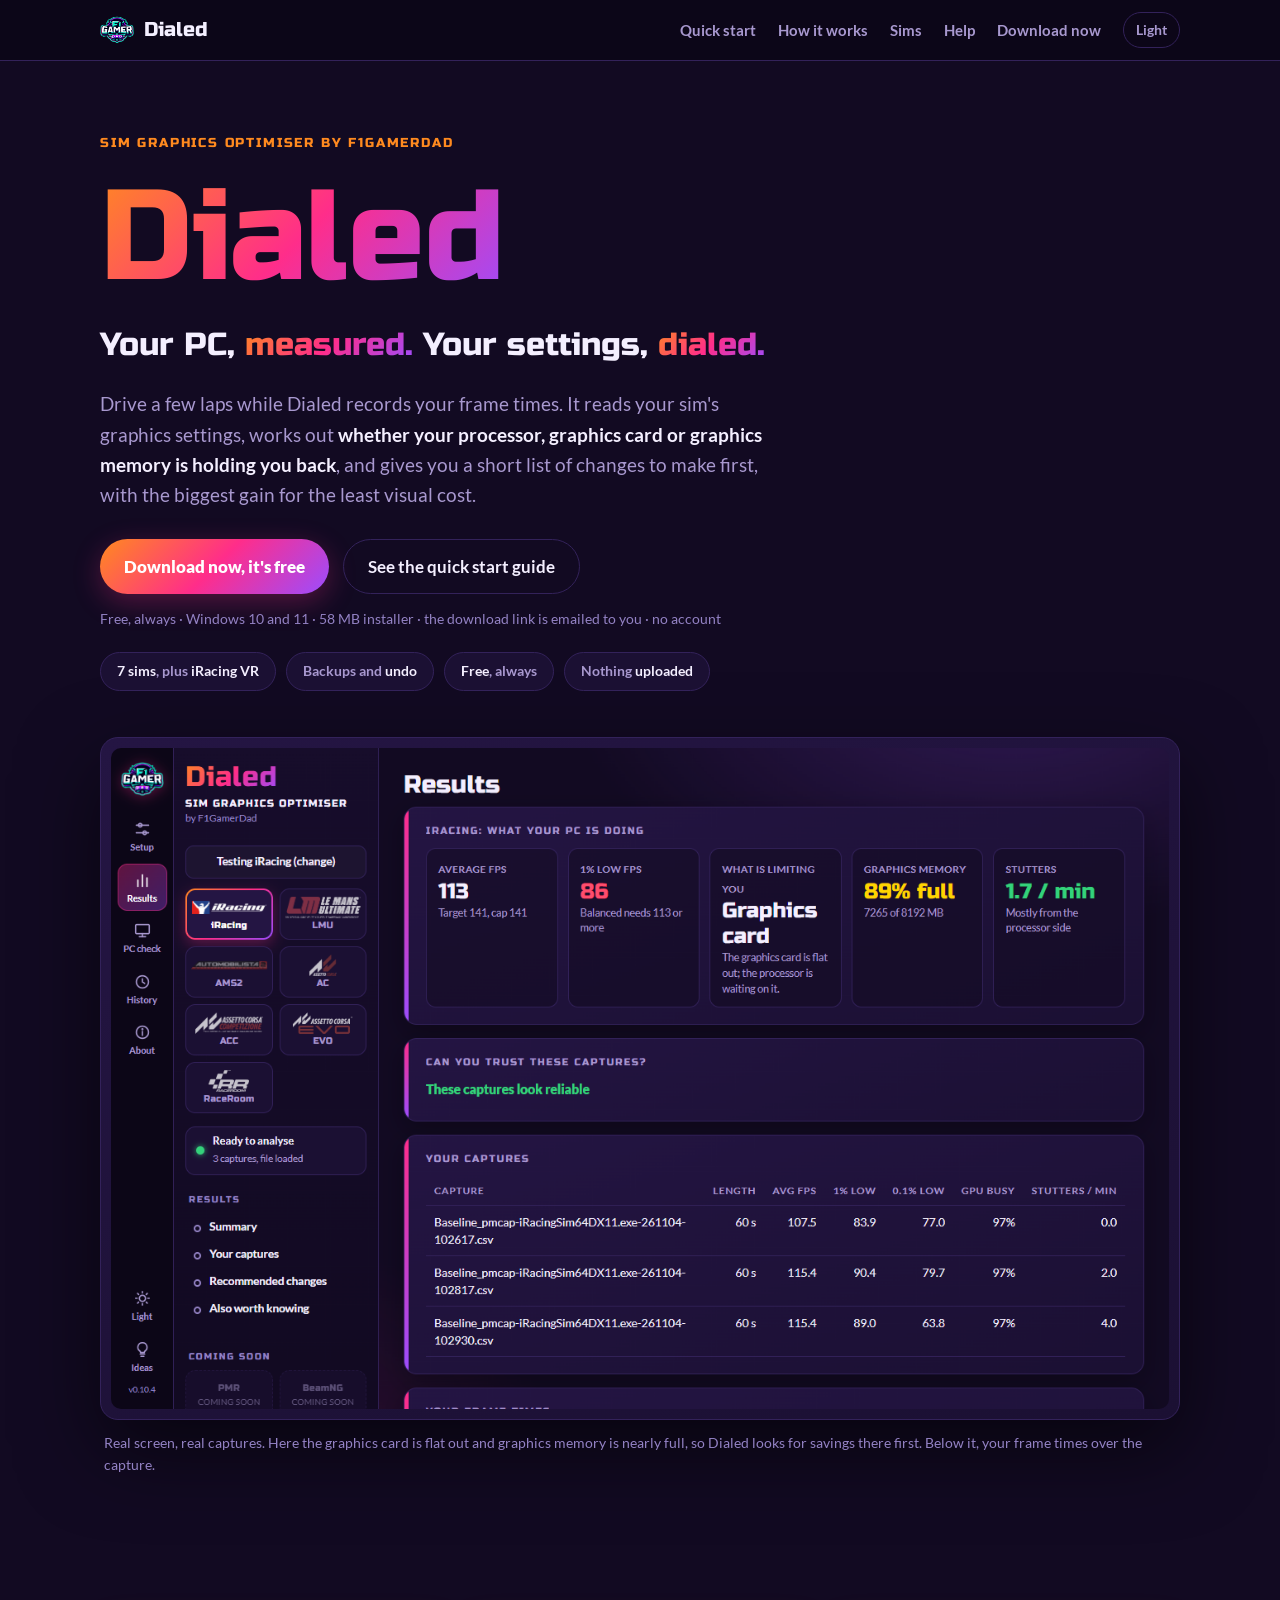
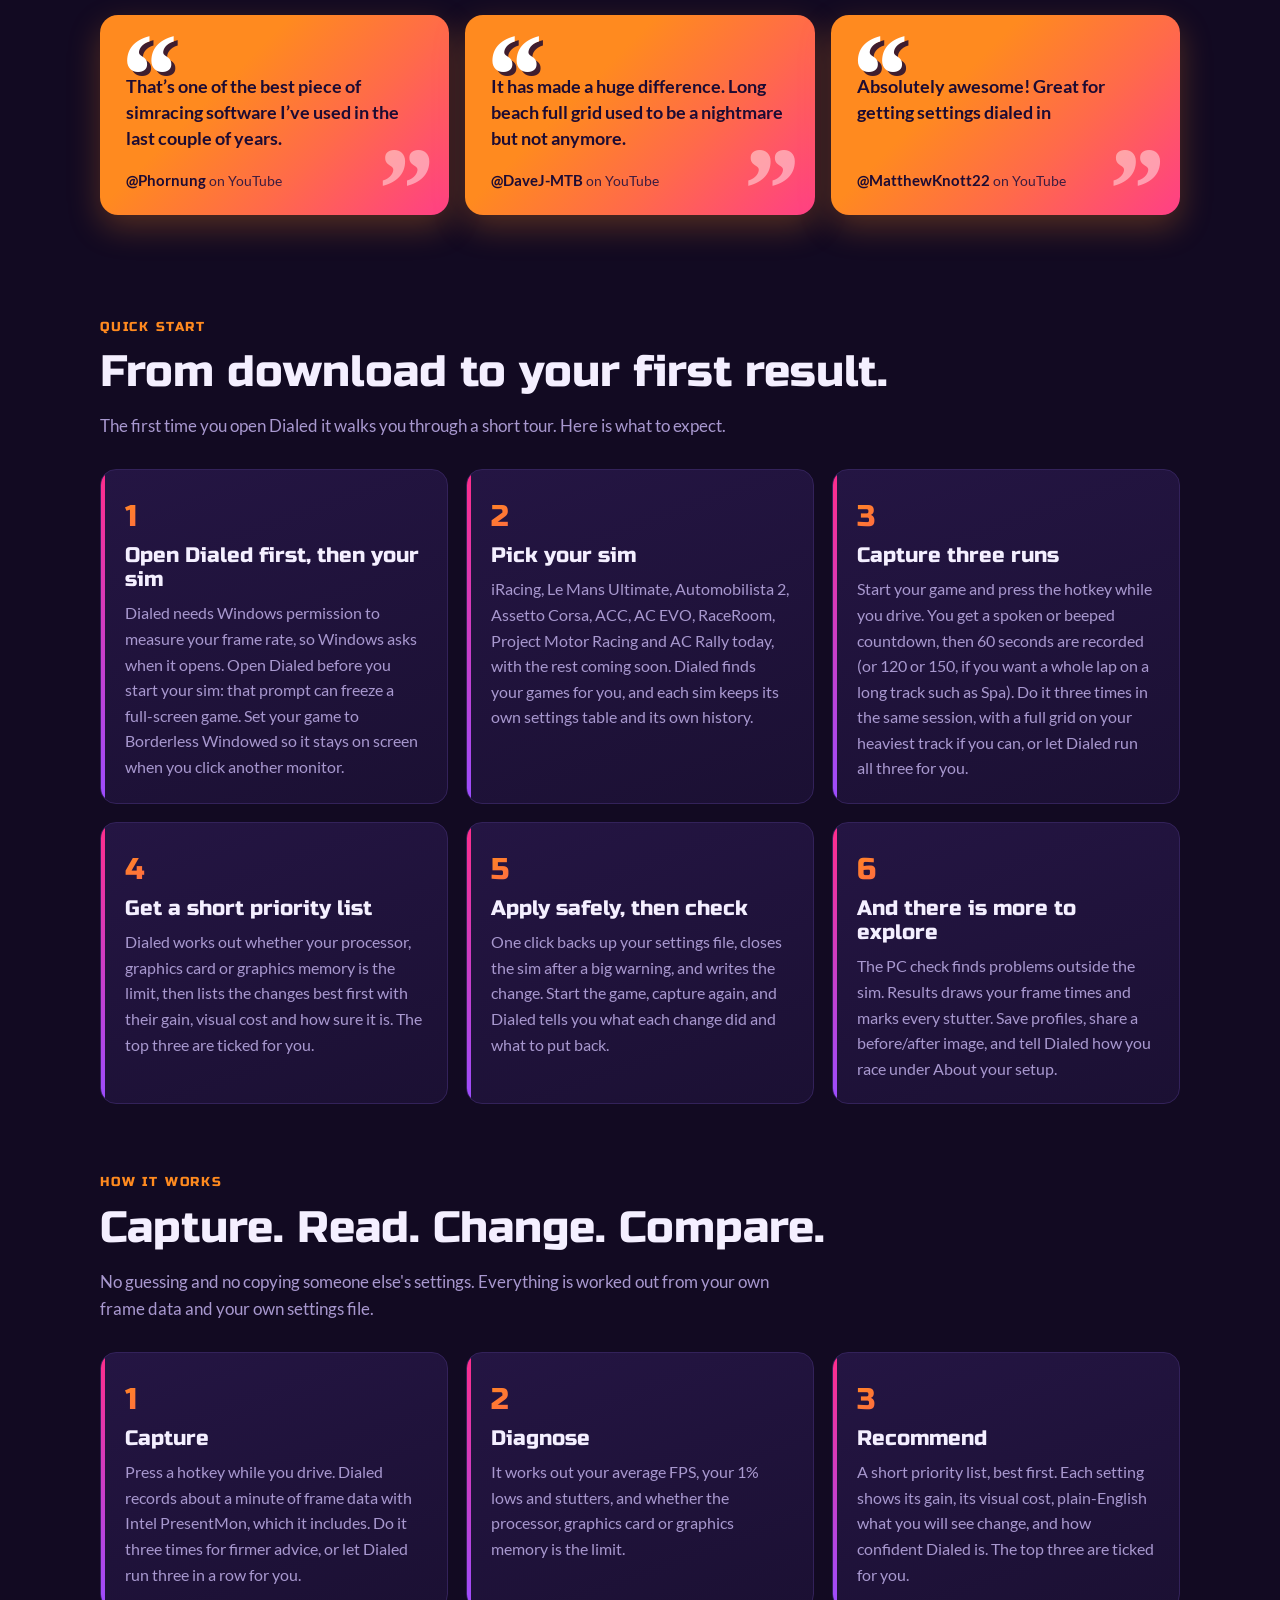
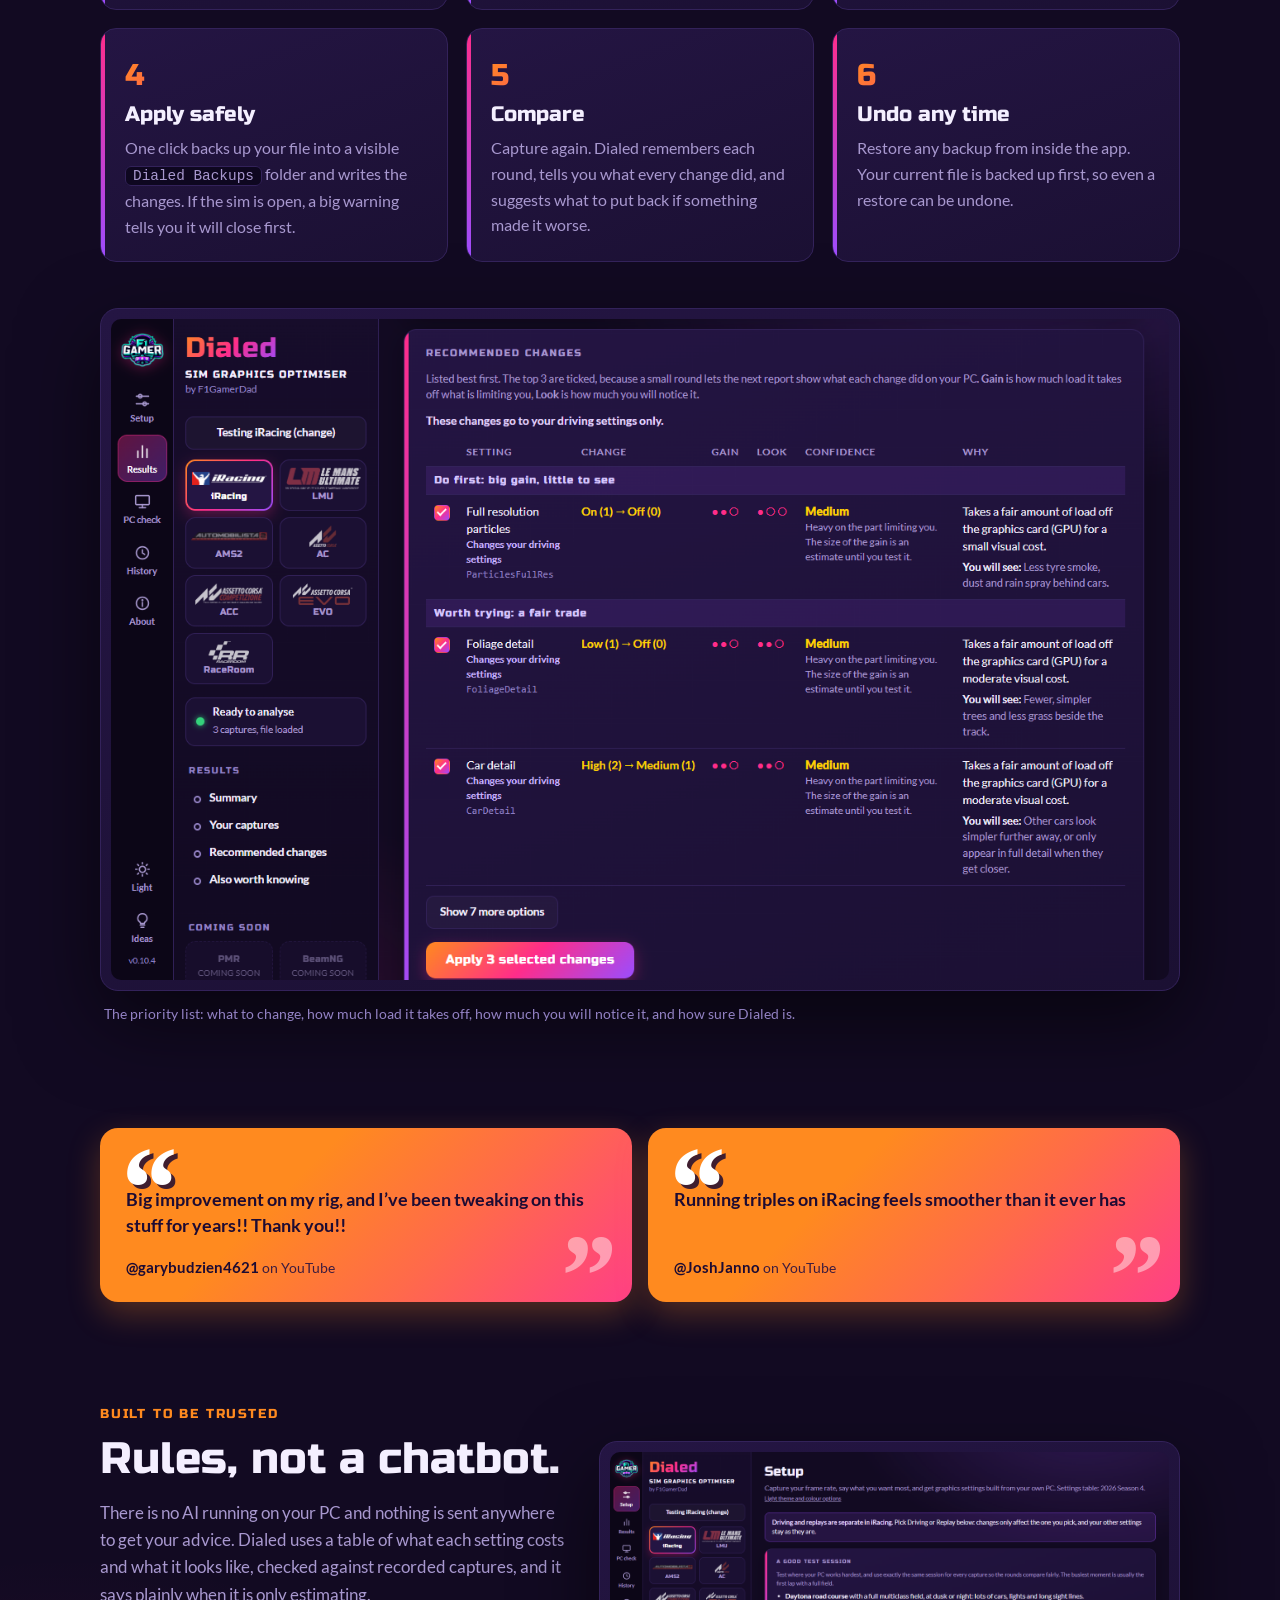
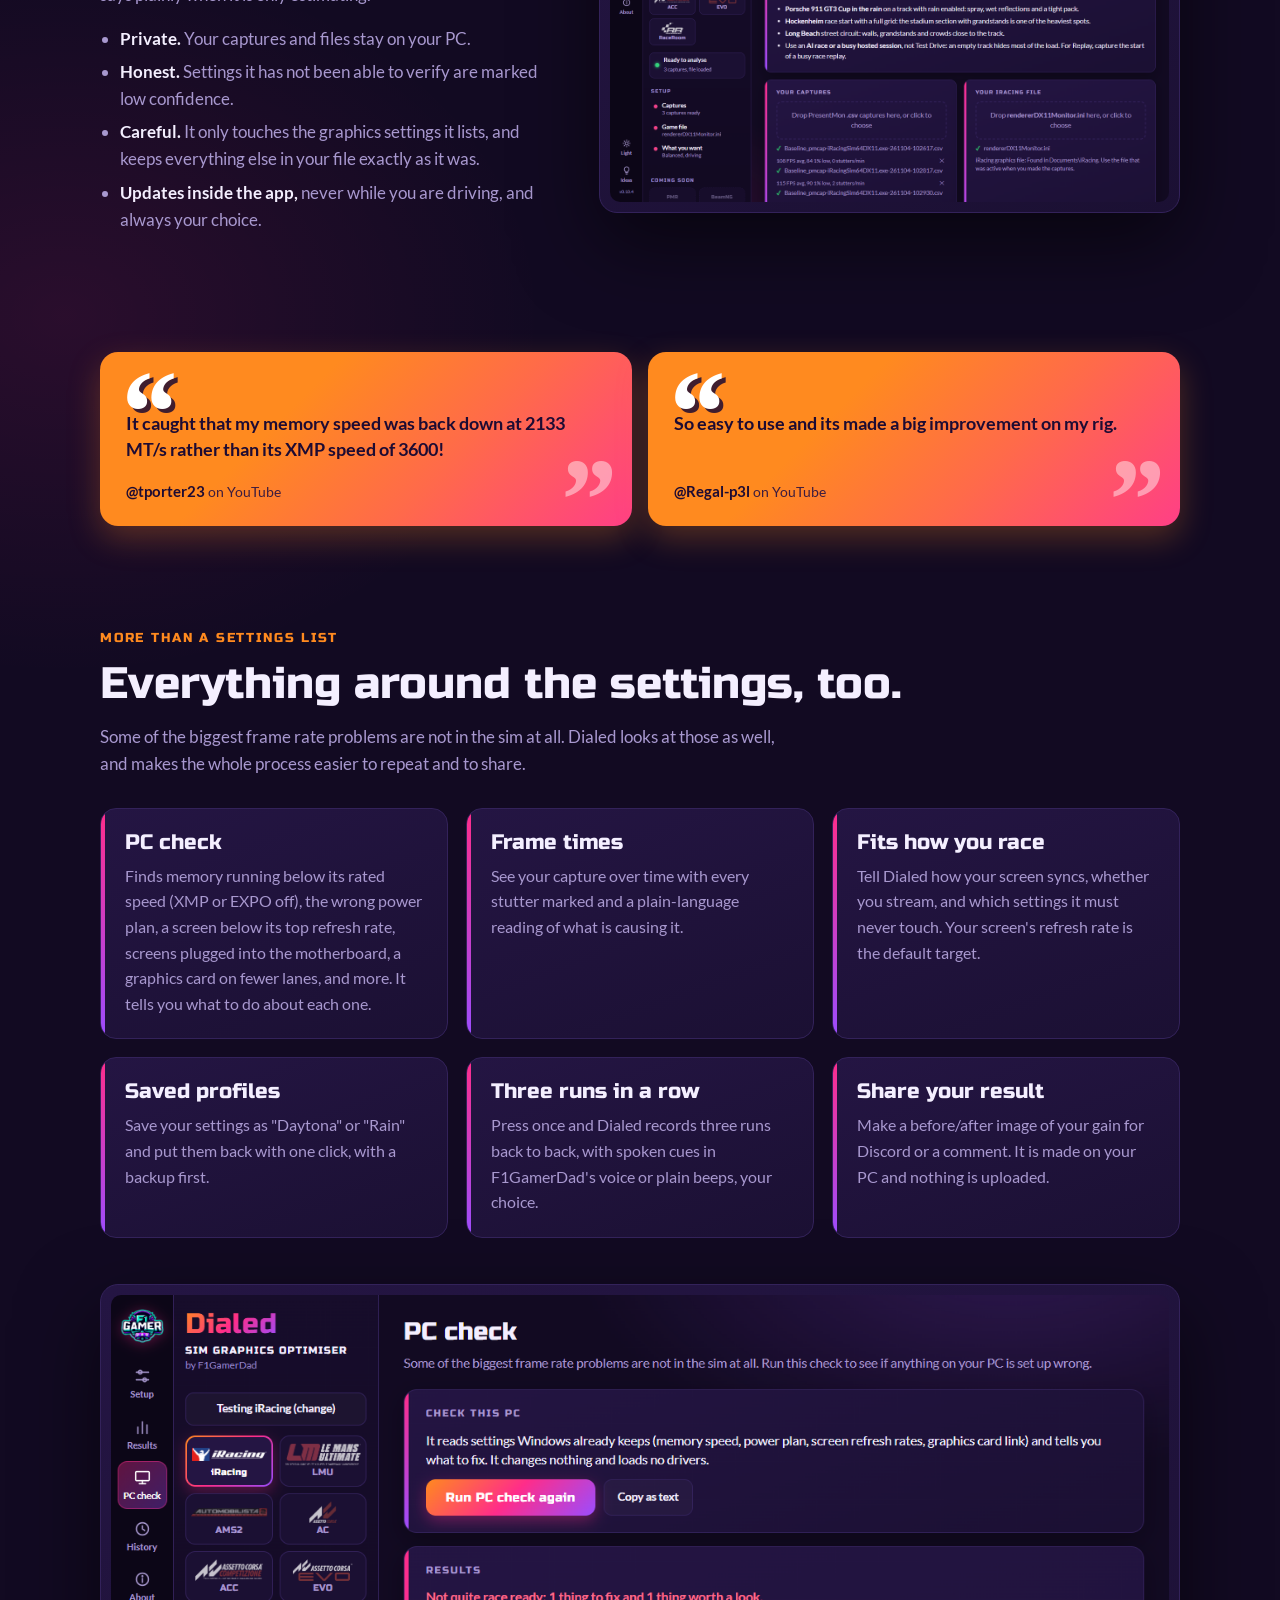
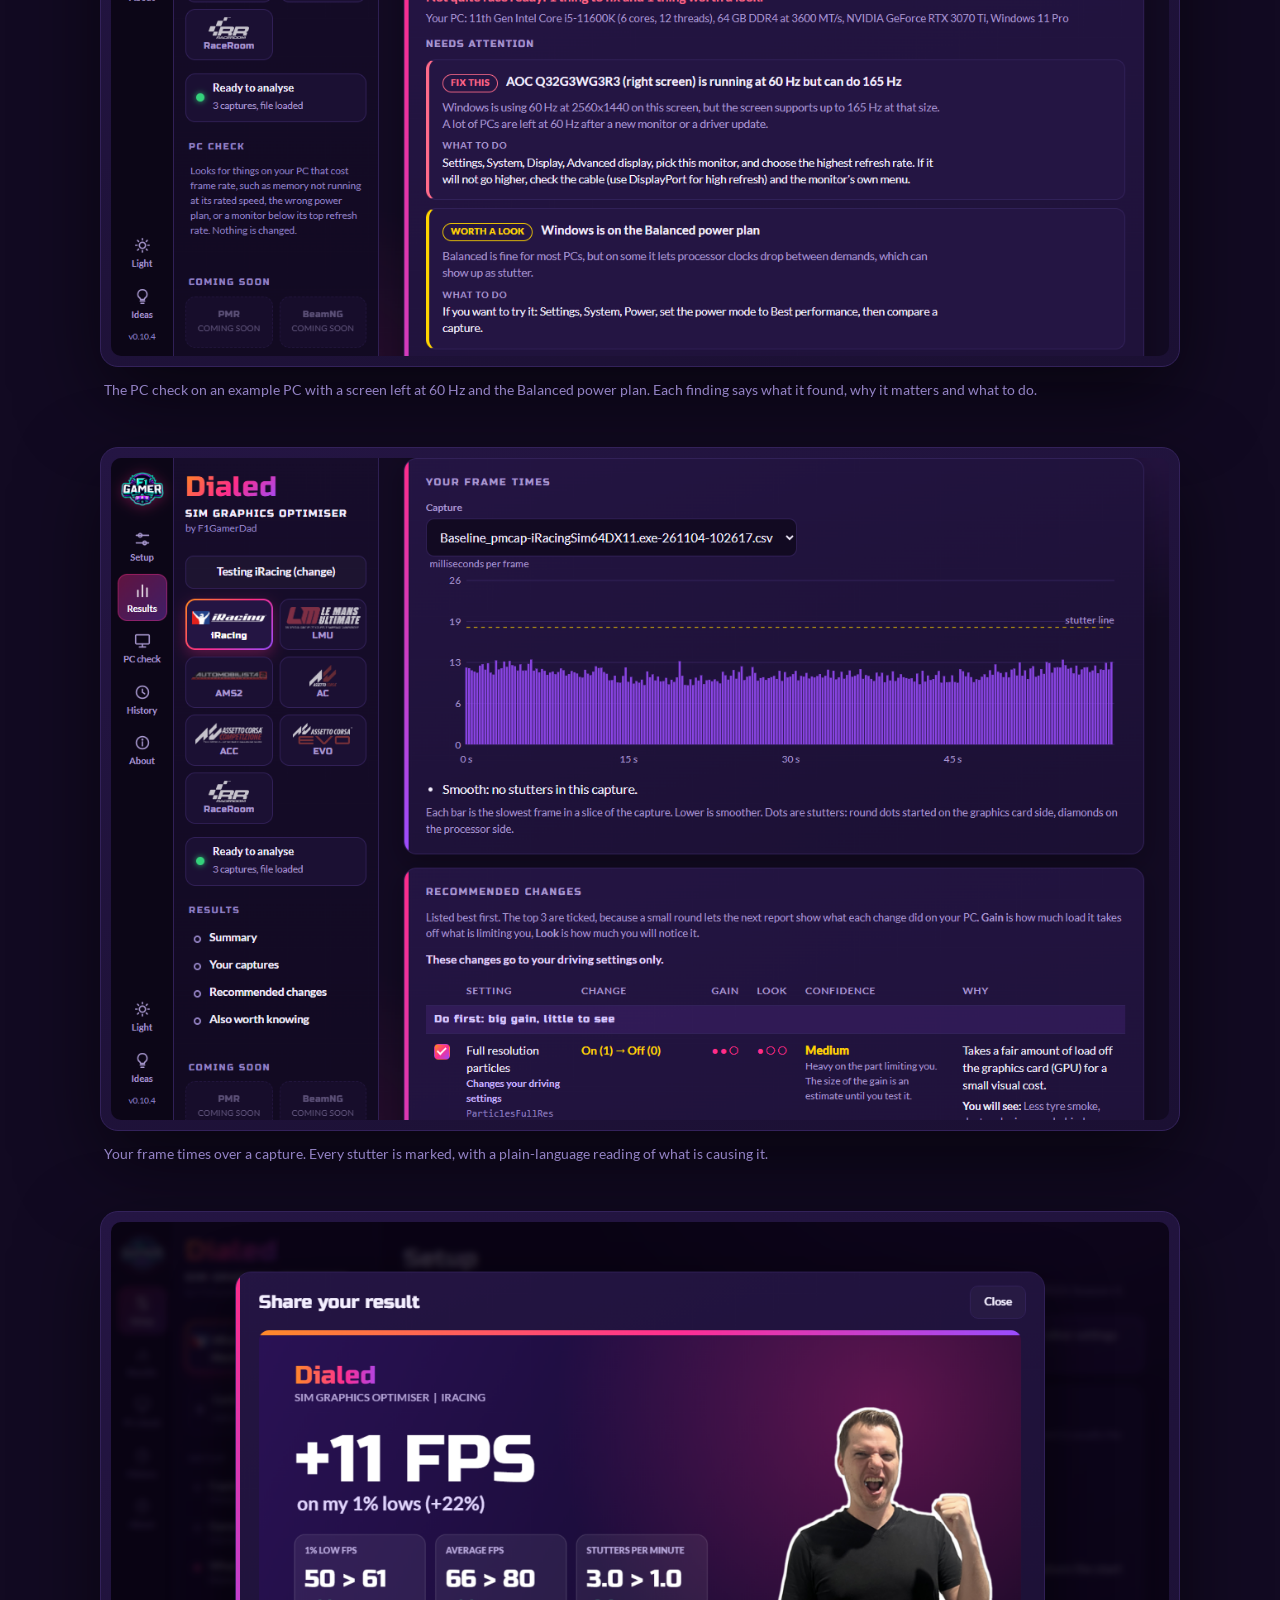
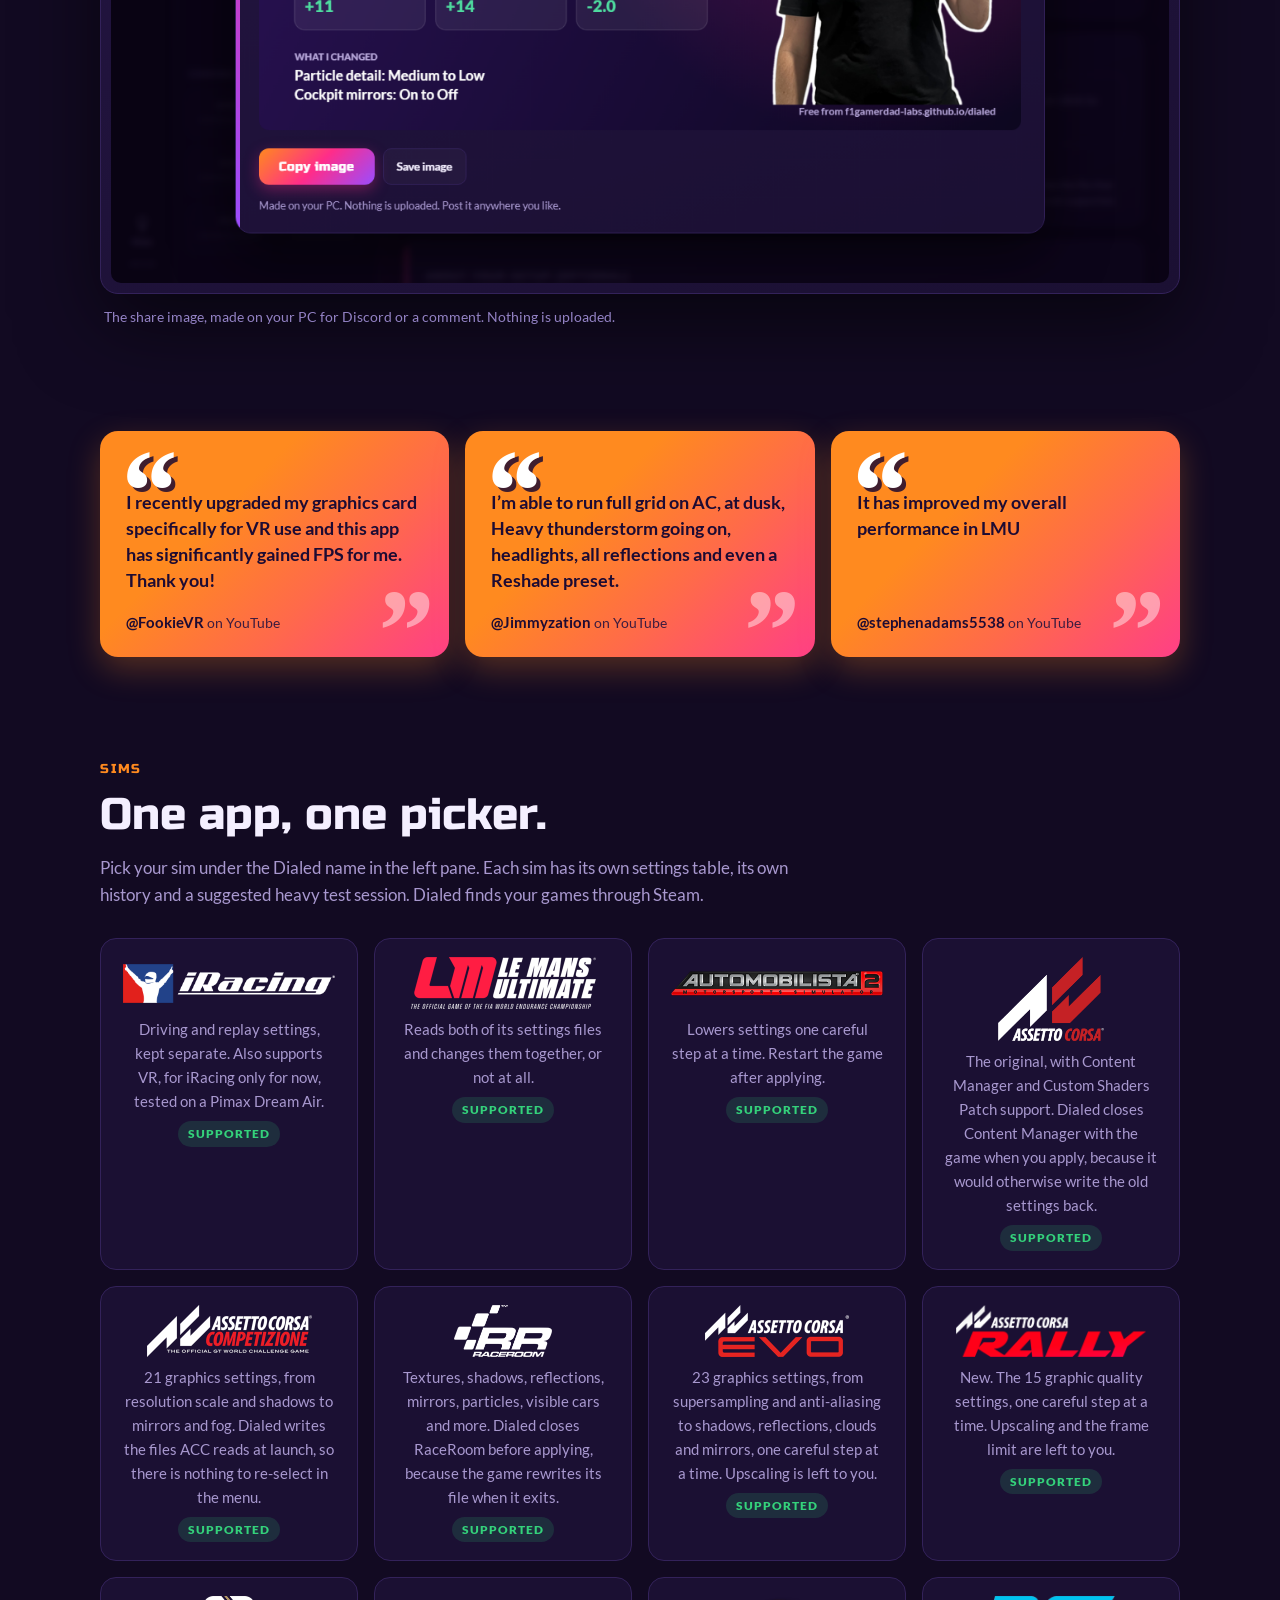
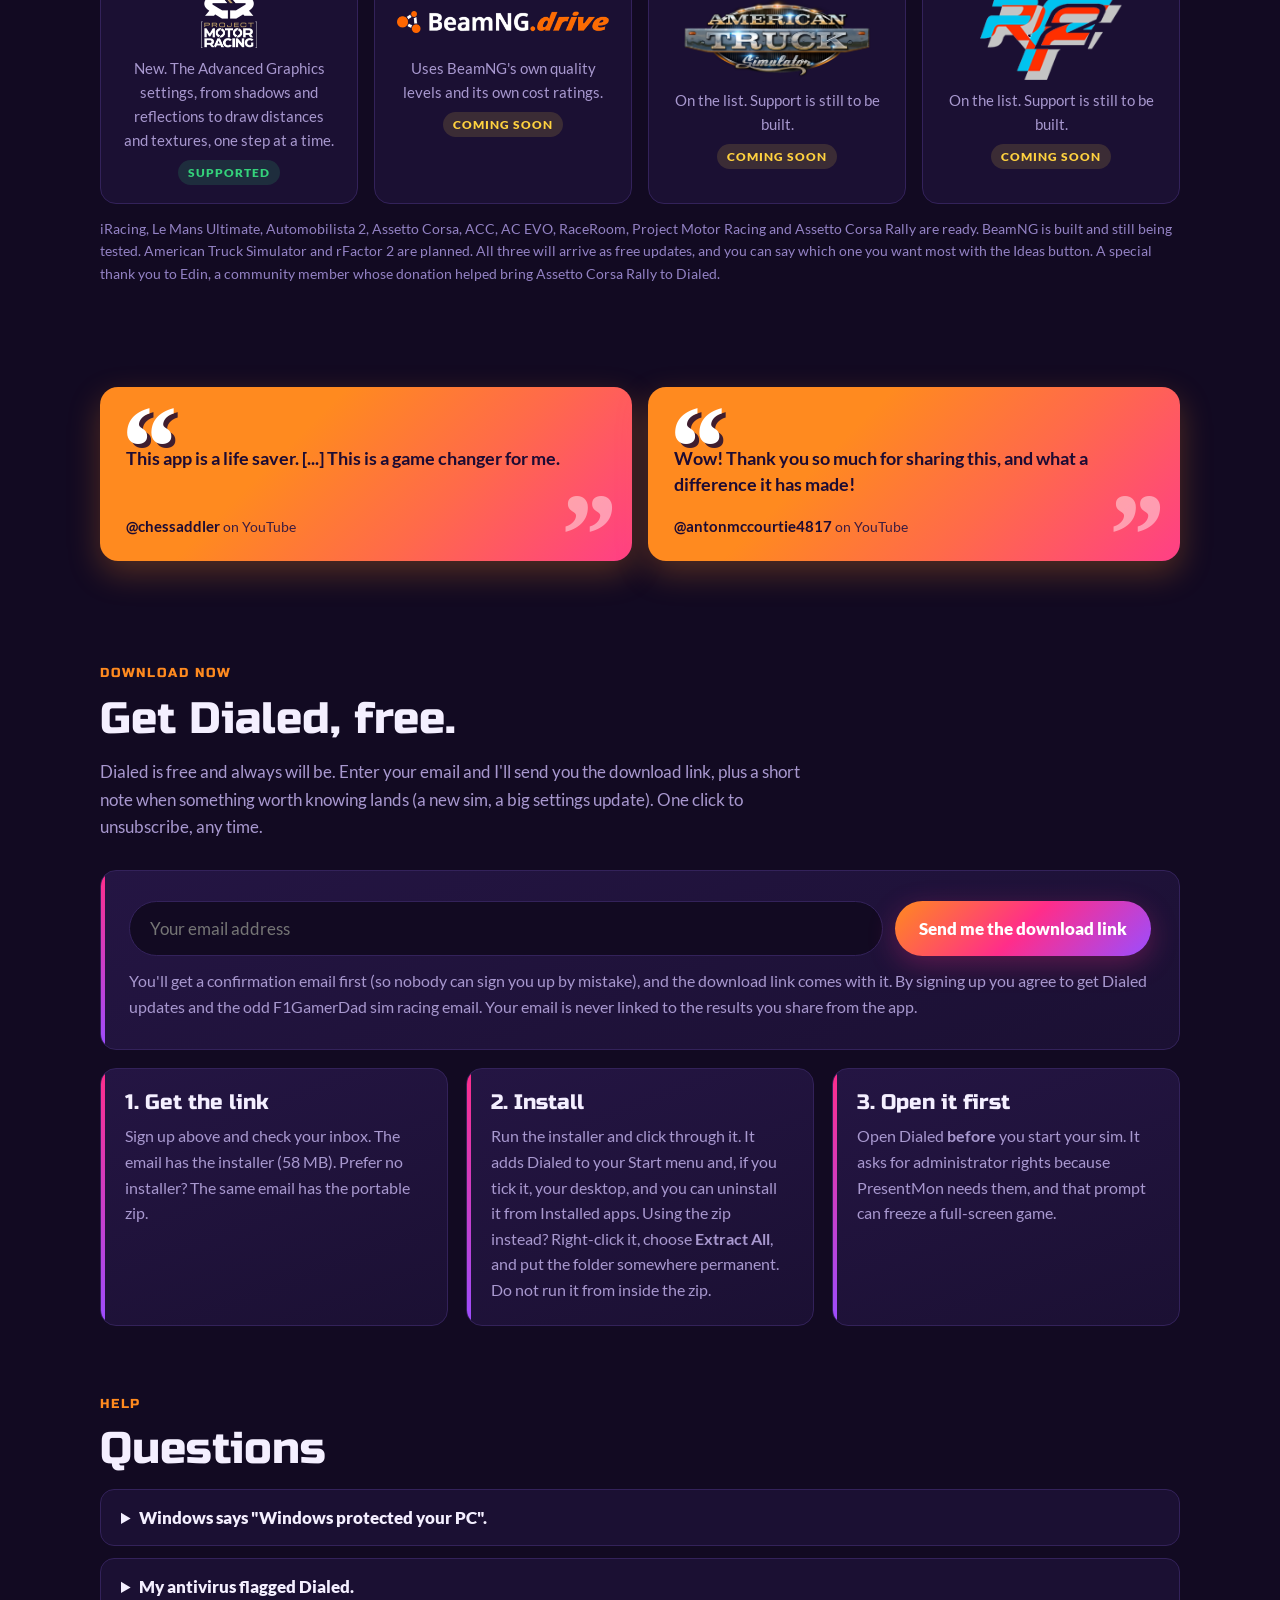
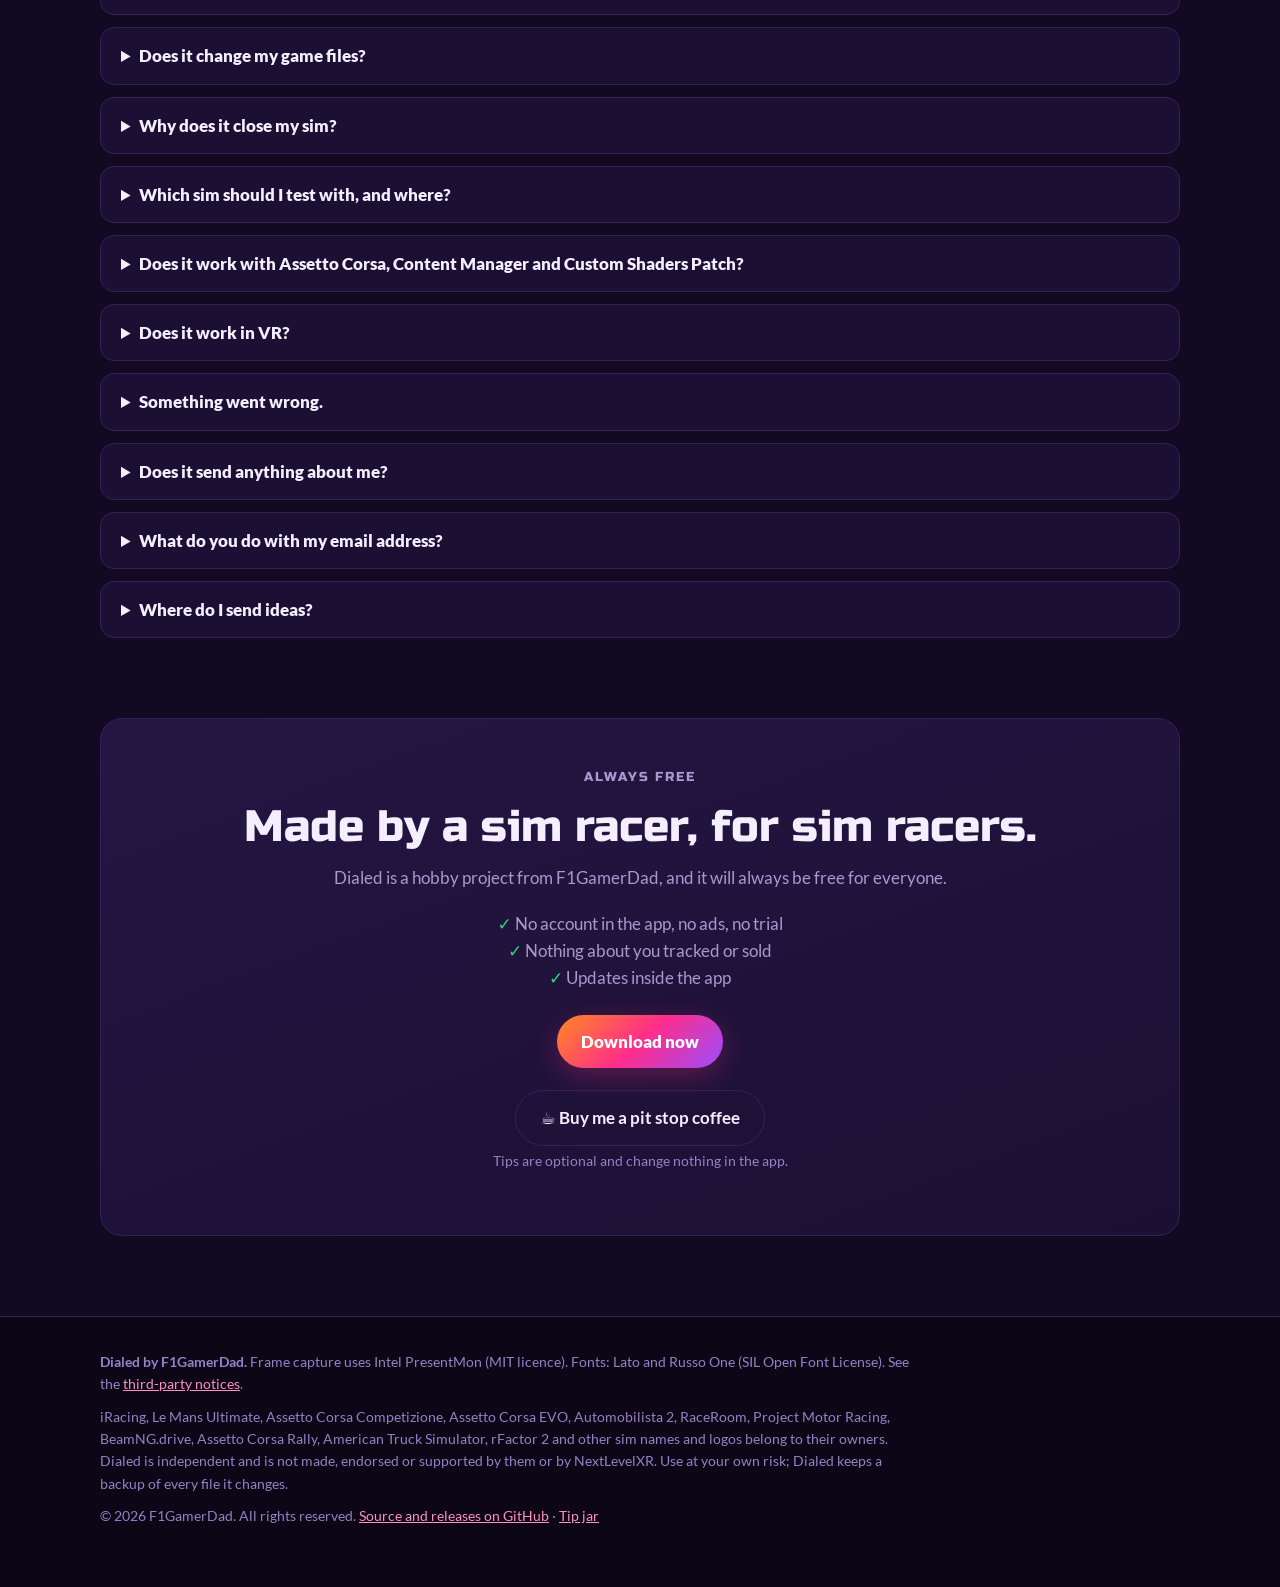
<file: docs/index.html>
<!doctype html>
<html lang="en">
<head>
<meta charset="utf-8">
<meta name="viewport" content="width=device-width, initial-scale=1">
<title>Dialed: sim graphics settings built from your own PC</title>
<meta name="description" content="Dialed reads your frame data and your sim's graphics settings, then tells you which settings to change first for a smoother frame rate. Free, always, for iRacing, Le Mans Ultimate, Automobilista 2, Assetto Corsa (including Custom Shaders Patch), Assetto Corsa Competizione, Assetto Corsa EVO, RaceRoom, Project Motor Racing and Assetto Corsa Rally, with BeamNG, American Truck Simulator and rFactor 2 coming soon. VR is supported for iRacing only, tested on a Pimax Dream Air.">
<meta property="og:title" content="Dialed by F1GamerDad: Sim Graphics Optimiser">
<meta property="og:description" content="Capture a few laps. Dialed tells you what to change first. Rules-based, private, with backups and undo.">
<meta property="og:image" content="img/app-results.png">
<link rel="icon" href="assets/f1gd-logo.png">
<script>(function(){try{var t=localStorage.getItem("dialed.site.theme");if(t==="system")t=matchMedia("(prefers-color-scheme: light)").matches?"light":"dark";document.documentElement.dataset.theme=t==="light"?"light":"dark"}catch(e){}})();</script>
<style>
@font-face { font-family:"Lato"; src:url("assets/fonts/Lato-Regular.ttf") format("truetype"); font-weight:400; font-display:swap; }
@font-face { font-family:"Lato"; src:url("assets/fonts/Lato-Bold.ttf") format("truetype"); font-weight:700; font-display:swap; }
@font-face { font-family:"Lato"; src:url("assets/fonts/Lato-Black.ttf") format("truetype"); font-weight:900; font-display:swap; }
@font-face { font-family:"Russo One"; src:url("assets/fonts/RussoOne-400.woff2") format("woff2"); font-weight:400; font-display:swap; }
:root {
  --orange:#ff8a1f; --pink:#ff2d8a; --purple:#9b4dff; --yellow:#ffd400;
  --grad:linear-gradient(135deg,#ff8a1f 0%,#ff2d8a 50%,#9b4dff 100%);
  --bg:#120a22; --card:#1b1033; --card2:#241543; --line:#33225a; --rail:#0c0617;
  --text:#f4efff; --muted:#a898cf; --dim:#9382c4; --good:#34d27b;
}
* { box-sizing:border-box; }
html { scroll-behavior:smooth; scroll-padding-top:72px; }
body { margin:0; background:var(--bg); color:var(--text); font:17px/1.6 "Lato",system-ui,"Segoe UI",sans-serif;
  background-image:radial-gradient(1000px 600px at 85% -5%,rgba(155,77,255,.25),transparent 60%),radial-gradient(800px 600px at 5% 40%,rgba(255,45,138,.10),transparent 60%); background-repeat:no-repeat; }
h1,h2,h3 { font-family:"Russo One","Lato",sans-serif; font-weight:400; margin:0; line-height:1.15; }
a { color:#ff8fc0; } a:hover { color:#fff; }
.wrap { width:min(1080px,100% - 32px); margin:0 auto; }
.eyebrow { font-family:"Russo One"; font-size:13px; letter-spacing:.14em; text-transform:uppercase; color:var(--orange); margin:0 0 10px; }

/* nav */
nav.top { position:sticky; top:0; z-index:20; background:rgba(12,6,23,.88); backdrop-filter:blur(10px); border-bottom:1px solid var(--line); }
nav.top .wrap { display:flex; align-items:center; gap:22px; height:60px; }
nav.top .brand { display:flex; align-items:center; gap:10px; font-family:"Russo One"; font-size:20px; color:var(--text); text-decoration:none; margin-right:auto; }
nav.top .brand img { width:34px; height:34px; }
nav.top a.l { color:var(--muted); text-decoration:none; font-weight:700; font-size:15px; } nav.top a.l:hover { color:#fff; }
.btn { display:inline-flex; align-items:center; gap:8px; background:var(--grad); color:#fff !important; font-weight:900; text-decoration:none; padding:13px 24px; border-radius:999px; border:0; box-shadow:0 8px 28px rgba(255,45,138,.28); }
.btn:hover { filter:brightness(1.1); }
.btn.small { padding:8px 18px; font-size:14px; box-shadow:none; }
.btn.ghost { background:transparent; border:1px solid var(--line); box-shadow:none; color:var(--text) !important; font-weight:700; } .btn.ghost:hover { border-color:var(--pink); }

/* hero */
.hero { padding:72px 0 36px; }
.hero h1 { font-size:clamp(64px,13vw,128px); background:var(--grad); -webkit-background-clip:text; background-clip:text; color:transparent; display:inline-block; letter-spacing:-.01em; }
.tag { font-family:"Russo One"; font-size:clamp(22px,3.4vw,32px); margin:8px 0 16px; }
.tag span { background:var(--grad); -webkit-background-clip:text; background-clip:text; color:transparent; }
.lead { color:var(--muted); max-width:680px; font-size:19px; } .lead b { color:var(--text); }
.cta { display:flex; flex-wrap:wrap; gap:14px; margin:28px 0 14px; }
.meta { color:var(--dim); font-size:14px; }
.pills { display:flex; flex-wrap:wrap; gap:10px; margin:22px 0 0; }
.pill { background:var(--card); border:1px solid var(--line); border-radius:999px; padding:7px 16px; font-size:14px; font-weight:700; color:var(--muted); } .pill b { color:var(--text); }
/* shots */
.shot { margin:46px 0 0; }
.frame { background:linear-gradient(160deg,var(--card2),var(--card)); border:1px solid var(--line); border-radius:18px; padding:10px; box-shadow:0 30px 80px rgba(0,0,0,.55); }
.frame img { display:block; width:100%; height:auto; border-radius:10px; }
.cap { color:var(--dim); font-size:14px; margin:12px 4px 0; }

section { padding:68px 0 0; }
section h2 { font-size:clamp(30px,5vw,44px); margin-bottom:14px; }
.sub { color:var(--muted); max-width:700px; margin:0 0 30px; }
.grid { display:grid; gap:18px; grid-template-columns:repeat(auto-fit,minmax(290px,1fr)); }
.card { background:linear-gradient(160deg,var(--card2),var(--card)); border:1px solid var(--line); border-radius:16px; padding:22px 24px; position:relative; overflow:hidden; }
.card::before { content:""; position:absolute; left:0; top:0; bottom:0; width:4px; background:linear-gradient(180deg,var(--pink),var(--purple)); }
.card h3 { font-size:21px; margin-bottom:8px; } .card p { margin:0; color:var(--muted); font-size:16px; } .card p + p { margin-top:10px; }
.step { counter-increment:s; } .step .n { font-family:"Russo One"; font-size:30px; background:var(--grad); -webkit-background-clip:text; background-clip:text; color:transparent; display:block; margin-bottom:4px; }
.two { display:grid; gap:34px; grid-template-columns:1fr 1.25fr; align-items:center; }
@media (max-width:820px){ .two { grid-template-columns:1fr; } nav.top a.l { display:none; } nav.top a.l.keep { display:inline; } }
.list { padding-left:20px; color:var(--muted); } .list li { margin:6px 0; } .list b { color:var(--text); }
.sims { display:flex; gap:16px; flex-wrap:wrap; }
.sim { flex:1 1 220px; background:var(--card); border:1px solid var(--line); border-radius:16px; padding:18px 22px; text-align:center; }
.sim img { height:52px; width:auto; max-width:100%; object-fit:contain; display:block; margin:0 auto 6px; } .sim .nm { font-family:"Russo One"; font-size:22px; } .sim p { margin:8px 0 0; color:var(--muted); font-size:15px; }
.sim.soon { opacity:.7; border-style:dashed; }
.sim .nm { line-height:1.2; margin-bottom:2px; } .sims .sim { flex:1 1 240px; }
.status.new { background:rgba(155,77,255,.18); color:#c9a6ff; } .status.soon { background:rgba(255,210,63,.14); color:#ffd23f; }
.status { display:inline-block; font-size:12px; font-weight:900; letter-spacing:.08em; text-transform:uppercase; padding:3px 10px; border-radius:999px; background:rgba(52,210,123,.15); color:var(--good); margin-top:8px; } .soon .status { background:rgba(255,212,0,.14); color:var(--yellow); }
details { background:var(--card); border:1px solid var(--line); border-radius:14px; padding:14px 20px; margin:0 0 12px; }
summary { cursor:pointer; font-weight:900; } details p { color:var(--muted); margin:10px 0 0; }
.free { text-align:center; padding:48px 26px; border:1px solid var(--line); border-radius:22px; background:linear-gradient(160deg,var(--card2),var(--card)); }
.free h2 { margin-bottom:12px; } .free p { color:var(--muted); max-width:640px; margin:0 auto 14px; }
.ticks { list-style:none; padding:0; margin:18px 0 24px; color:var(--muted); } .ticks li::before { content:"✓ "; color:var(--good); font-weight:900; }
footer { margin-top:80px; border-top:1px solid var(--line); background:var(--rail); padding:34px 0 50px; color:var(--dim); font-size:14px; } footer p { margin:0 0 10px; max-width:820px; }
.newsform { display:flex; gap:12px; flex-wrap:wrap; } .newsform input { flex:1 1 260px; min-width:0; background:var(--bg); color:var(--text); border:1px solid var(--line); border-radius:999px; padding:13px 20px; font:inherit; } .newsform input:focus { outline:2px solid var(--pink); border-color:transparent; } .newsform button { cursor:pointer; font:inherit; font-weight:900; }
[hidden] { display:none !important; }
:root { color-scheme:dark; }
/* Light theme (nav button). The hero artwork and screenshots stay as they are. */
:root[data-theme="light"] { --bg:#f5f2fa; --card:#ffffff; --card2:#f4effc; --line:#d9cdef; --rail:#ebe5f6; --text:#1b1233; --muted:#4e4377; --dim:#5f5390; --good:#157a45; --orange:#b34700; --yellow:#8f5f00; color-scheme:light; }
:root[data-theme="light"] body { background-image:radial-gradient(1000px 600px at 85% -5%,rgba(155,77,255,.10),transparent 60%),radial-gradient(800px 600px at 5% 40%,rgba(255,45,138,.06),transparent 60%); }
:root[data-theme="light"] nav.top { background:rgba(255,255,255,.9); }
:root[data-theme="light"] a { color:#b4136b; } :root[data-theme="light"] a:hover { color:#1b1233; }
:root[data-theme="light"] code { background:#efe9fa; }
:root[data-theme="light"] .btn, :root[data-theme="light"] .btn:hover { color:#fff !important; }
:root[data-theme="light"] .btn.ghost { color:var(--text) !important; }
:root[data-theme="light"] .frame { box-shadow:0 20px 50px rgba(27,18,51,.18); }
:root[data-theme="light"] .sim img { filter:invert(1) hue-rotate(180deg); } :root[data-theme="light"] .sim img.colour { filter:none; }
.themebtn { all:unset; cursor:pointer; box-sizing:border-box; color:var(--muted); font-weight:700; font-size:14px; padding:6px 12px; border:1px solid var(--line); border-radius:999px; } .themebtn:hover { color:var(--text); border-color:var(--pink); } .themebtn:focus-visible { outline:2px solid var(--pink); outline-offset:2px; }code { background:#0e0720; border:1px solid var(--line); border-radius:6px; padding:1px 7px; font-size:.9em; color:var(--muted); }
.praise { margin:34px 0; } .quotes { display:flex; flex-wrap:wrap; gap:16px; }
/* Quotes are brand orange running into pink, stopping short of purple, with dark ink in both themes, so they stand apart from the purple cards. */
.quote { flex:1 1 280px; margin:0; background:linear-gradient(135deg,#ff8a1f 0%,#ff8a1f 35%,#ff6a4a 65%,#ff3f86 100%); color:#1d0b33; border-radius:18px; padding:58px 26px 22px; display:flex; flex-direction:column; justify-content:space-between; gap:18px; position:relative; overflow:hidden; box-shadow:0 12px 32px rgba(255,138,31,.28); }
.quote::before, .quote::after { position:absolute; font-family:Georgia,"Times New Roman",serif; font-style:italic; font-weight:700; line-height:1; pointer-events:none; }
.quote::before { content:"\201C"; left:16px; top:2px; font-size:118px; color:#fff; text-shadow:4px 4px 0 rgba(29,11,51,.85); }
.quote::after { content:"\201D"; right:18px; bottom:-34px; font-size:118px; color:rgba(255,255,255,.45); }
.quote blockquote { margin:0; font-size:18px; font-weight:700; line-height:1.45; position:relative; z-index:1; }
.quote figcaption { font-size:13.5px; color:#3d1c3f; padding-right:56px; position:relative; z-index:1; } .quote figcaption b { color:#1d0b33; font-size:14.5px; }
</style>
</head>
<body>
<nav class="top"><div class="wrap">
  <a class="brand" href="#top"><img src="assets/f1gd-logo.png" alt="">Dialed</a>
  <a class="l" href="#start">Quick start</a><a class="l" href="#how">How it works</a><a class="l" href="#sims">Sims</a><a class="l" href="#help">Help</a><a class="l keep" href="#access">Download now</a><button class="themebtn" id="themeBtn" type="button" aria-label="Switch to the light theme">Light</button>
</div></nav>

<header class="hero" id="top"><div class="wrap">
  <p class="eyebrow">Sim graphics optimiser by F1GamerDad</p>
  <h1>Dialed</h1>
  <p class="tag">Your PC, <span>measured.</span> Your settings, <span>dialed.</span></p>
  <p class="lead">Drive a few laps while Dialed records your frame times. It reads your sim's graphics settings, works out <b>whether your processor, graphics card or graphics memory is holding you back</b>, and gives you a short list of changes to make first, with the biggest gain for the least visual cost.</p>
  <div class="cta">
    <a class="btn" id="dl" href="#access">Download now, it's free</a>
    <a class="btn ghost" href="#start">See the quick start guide</a>
  </div>
  <p class="meta">Free, always · Windows 10 and 11 · 58 MB installer · the download link is emailed to you · no account</p>
  <div class="pills"><span class="pill"><b>7 sims</b>, plus <b>iRacing VR</b></span><span class="pill">Backups and <b>undo</b></span><span class="pill"><b>Free</b>, always</span><span class="pill">Nothing <b>uploaded</b></span></div>
  <div class="shot"><div class="frame"><img src="img/app-results.png" alt="Dialed's results screen: average FPS, 1% lows, what is limiting you and graphics memory use, with the frame-time chart below" width="1280" height="800"></div>
  <p class="cap">Real screen, real captures. Here the graphics card is flat out and graphics memory is nearly full, so Dialed looks for savings there first. Below it, your frame times over the capture.</p></div>
</div></header>

<section class="praise" aria-label="What racers are saying"><div class="wrap">
  <div class="quotes">
    <figure class="quote"><blockquote>That’s one of the best piece of simracing software I’ve used in the last couple of years.</blockquote><figcaption><b>@Phornung</b> on YouTube</figcaption></figure>
    <figure class="quote"><blockquote>It has made a huge difference. Long beach full grid used to be a nightmare but not anymore.</blockquote><figcaption><b>@DaveJ-MTB</b> on YouTube</figcaption></figure>
    <figure class="quote"><blockquote>Absolutely awesome! Great for getting settings dialed in</blockquote><figcaption><b>@MatthewKnott22</b> on YouTube</figcaption></figure>
  </div>
</div></section>

<section id="start"><div class="wrap">
  <p class="eyebrow">Quick start</p><h2>From download to your first result.</h2>
  <p class="sub">The first time you open Dialed it walks you through a short tour. Here is what to expect.</p>
  <div class="grid" style="margin-top:24px">
    <div class="card step"><span class="n">1</span><h3>Open Dialed first, then your sim</h3><p>Dialed needs Windows permission to measure your frame rate, so Windows asks when it opens. Open Dialed before you start your sim: that prompt can freeze a full-screen game. Set your game to Borderless Windowed so it stays on screen when you click another monitor.</p></div>
    <div class="card step"><span class="n">2</span><h3>Pick your sim</h3><p>iRacing, Le Mans Ultimate, Automobilista 2, Assetto Corsa, ACC, AC EVO, RaceRoom, Project Motor Racing and AC Rally today, with the rest coming soon. Dialed finds your games for you, and each sim keeps its own settings table and its own history.</p></div>
    <div class="card step"><span class="n">3</span><h3>Capture three runs</h3><p>Start your game and press the hotkey while you drive. You get a spoken or beeped countdown, then 60 seconds are recorded (or 120 or 150, if you want a whole lap on a long track such as Spa). Do it three times in the same session, with a full grid on your heaviest track if you can, or let Dialed run all three for you.</p></div>
    <div class="card step"><span class="n">4</span><h3>Get a short priority list</h3><p>Dialed works out whether your processor, graphics card or graphics memory is the limit, then lists the changes best first with their gain, visual cost and how sure it is. The top three are ticked for you.</p></div>
    <div class="card step"><span class="n">5</span><h3>Apply safely, then check</h3><p>One click backs up your settings file, closes the sim after a big warning, and writes the change. Start the game, capture again, and Dialed tells you what each change did and what to put back.</p></div>
    <div class="card step"><span class="n">6</span><h3>And there is more to explore</h3><p>The PC check finds problems outside the sim. Results draws your frame times and marks every stutter. Save profiles, share a before/after image, and tell Dialed how you race under About your setup.</p></div>
  </div>
</div></section>

<section id="how"><div class="wrap">
  <p class="eyebrow">How it works</p><h2>Capture. Read. Change. Compare.</h2>
  <p class="sub">No guessing and no copying someone else's settings. Everything is worked out from your own frame data and your own settings file.</p>
  <div class="grid">
    <div class="card step"><span class="n">1</span><h3>Capture</h3><p>Press a hotkey while you drive. Dialed records about a minute of frame data with Intel PresentMon, which it includes. Do it three times for firmer advice, or let Dialed run three in a row for you.</p></div>
    <div class="card step"><span class="n">2</span><h3>Diagnose</h3><p>It works out your average FPS, your 1% lows and stutters, and whether the processor, graphics card or graphics memory is the limit.</p></div>
    <div class="card step"><span class="n">3</span><h3>Recommend</h3><p>A short priority list, best first. Each setting shows its gain, its visual cost, plain-English what you will see change, and how confident Dialed is. The top three are ticked for you.</p></div>
    <div class="card step"><span class="n">4</span><h3>Apply safely</h3><p>One click backs up your file into a visible <code>Dialed Backups</code> folder and writes the changes. If the sim is open, a big warning tells you it will close first.</p></div>
    <div class="card step"><span class="n">5</span><h3>Compare</h3><p>Capture again. Dialed remembers each round, tells you what every change did, and suggests what to put back if something made it worse.</p></div>
    <div class="card step"><span class="n">6</span><h3>Undo any time</h3><p>Restore any backup from inside the app. Your current file is backed up first, so even a restore can be undone.</p></div>
  </div>
  <div class="shot"><div class="frame"><img src="img/app-recommendations.png" alt="Dialed's recommended changes list with gain, look, confidence and reasons" width="1280" height="800" loading="lazy"></div>
  <p class="cap">The priority list: what to change, how much load it takes off, how much you will notice it, and how sure Dialed is.</p></div>
</div></section>

<section class="praise" aria-label="Results from racers"><div class="wrap">
  <div class="quotes">
    <figure class="quote"><blockquote>Big improvement on my rig, and I’ve been tweaking on this stuff for years!! Thank you!!</blockquote><figcaption><b>@garybudzien4621</b> on YouTube</figcaption></figure>
    <figure class="quote"><blockquote>Running triples on iRacing feels smoother than it ever has</blockquote><figcaption><b>@JoshJanno</b> on YouTube</figcaption></figure>
  </div>
</div></section>

<section><div class="wrap two">
  <div>
    <p class="eyebrow">Built to be trusted</p><h2>Rules, not a chatbot.</h2>
    <p class="sub" style="margin-bottom:14px">There is no AI running on your PC and nothing is sent anywhere to get your advice. Dialed uses a table of what each setting costs and what it looks like, checked against recorded captures, and it says plainly when it is only estimating.</p>
    <ul class="list"><li><b>Private.</b> Your captures and files stay on your PC.</li><li><b>Honest.</b> Settings it has not been able to verify are marked low confidence.</li><li><b>Careful.</b> It only touches the graphics settings it lists, and keeps everything else in your file exactly as it was.</li><li><b>Updates inside the app,</b> never while you are driving, and always your choice.</li></ul>
  </div>
  <div class="frame"><img src="img/app-setup.png" alt="Dialed's setup screen with a sim picker, capture list and goal selector" width="1280" height="800" loading="lazy"></div>
</div></section>

<section class="praise" aria-label="PC check and settings"><div class="wrap">
  <div class="quotes">
    <figure class="quote"><blockquote>It caught that my memory speed was back down at 2133 MT/s rather than its XMP speed of 3600!</blockquote><figcaption><b>@tporter23</b> on YouTube</figcaption></figure>
    <figure class="quote"><blockquote>So easy to use and its made a big improvement on my rig.</blockquote><figcaption><b>@Regal-p3l</b> on YouTube</figcaption></figure>
  </div>
</div></section>

<section id="more"><div class="wrap">
  <p class="eyebrow">More than a settings list</p><h2>Everything around the settings, too.</h2>
  <p class="sub">Some of the biggest frame rate problems are not in the sim at all. Dialed looks at those as well, and makes the whole process easier to repeat and to share.</p>
  <div class="grid">
    <div class="card step"><h3>PC check</h3><p>Finds memory running below its rated speed (XMP or EXPO off), the wrong power plan, a screen below its top refresh rate, screens plugged into the motherboard, a graphics card on fewer lanes, and more. It tells you what to do about each one.</p></div>
    <div class="card step"><h3>Frame times</h3><p>See your capture over time with every stutter marked and a plain-language reading of what is causing it.</p></div>
    <div class="card step"><h3>Fits how you race</h3><p>Tell Dialed how your screen syncs, whether you stream, and which settings it must never touch. Your screen's refresh rate is the default target.</p></div>
    <div class="card step"><h3>Saved profiles</h3><p>Save your settings as "Daytona" or "Rain" and put them back with one click, with a backup first.</p></div>
    <div class="card step"><h3>Three runs in a row</h3><p>Press once and Dialed records three runs back to back, with spoken cues in F1GamerDad's voice or plain beeps, your choice.</p></div>
    <div class="card step"><h3>Share your result</h3><p>Make a before/after image of your gain for Discord or a comment. It is made on your PC and nothing is uploaded.</p></div>
  </div>
  <div class="shot"><div class="frame"><img src="img/app-pccheck.png" alt="Dialed's PC check: a list of things to fix on this PC, each with what to do about it" width="1280" height="800" loading="lazy"></div>
  <p class="cap">The PC check on an example PC with a screen left at 60 Hz and the Balanced power plan. Each finding says what it found, why it matters and what to do.</p></div>
  <div class="shot"><div class="frame"><img src="img/app-frametimes.png" alt="Dialed's frame-time chart: the slowest frame in each slice of a capture, with a stutter line" width="1280" height="800" loading="lazy"></div>
  <p class="cap">Your frame times over a capture. Every stutter is marked, with a plain-language reading of what is causing it.</p></div>
  <div class="shot"><div class="frame"><img src="img/app-share.png" alt="Dialed's share image: a before and after result card for Discord or a comment" width="1280" height="800" loading="lazy"></div>
  <p class="cap">The share image, made on your PC for Discord or a comment. Nothing is uploaded.</p></div>
</div></section>

<section class="praise" aria-label="Across sims and VR"><div class="wrap">
  <div class="quotes">
    <figure class="quote"><blockquote>I recently upgraded my graphics card specifically for VR use and this app has significantly gained FPS for me. Thank you!</blockquote><figcaption><b>@FookieVR</b> on YouTube</figcaption></figure>
    <figure class="quote"><blockquote>I’m able to run full grid on AC, at dusk, Heavy thunderstorm going on, headlights, all reflections and even a Reshade preset.</blockquote><figcaption><b>@Jimmyzation</b> on YouTube</figcaption></figure>
    <figure class="quote"><blockquote>It has improved my overall performance in LMU</blockquote><figcaption><b>@stephenadams5538</b> on YouTube</figcaption></figure>
  </div>
</div></section>

<section id="sims"><div class="wrap">
  <p class="eyebrow">Sims</p><h2>One app, one picker.</h2>
  <p class="sub">Pick your sim under the Dialed name in the left pane. Each sim has its own settings table, its own history and a suggested heavy test session. Dialed finds your games through Steam.</p>
  <div class="sims">
    <div class="sim"><img src="assets/sims/iracing.png" alt="iRacing"><p>Driving and replay settings, kept separate. Also supports VR, for iRacing only for now, tested on a Pimax Dream Air.</p><span class="status">Supported</span></div>
    <div class="sim"><img src="assets/sims/lmu.png" alt="Le Mans Ultimate" loading="lazy"><p>Reads both of its settings files and changes them together, or not at all.</p><span class="status">Supported</span></div>
    <div class="sim"><img src="assets/sims/ams2.png" alt="Automobilista 2" loading="lazy"><p>Lowers settings one careful step at a time. Restart the game after applying.</p><span class="status">Supported</span></div>
    <div class="sim"><img src="assets/sims/ac.png" alt="Assetto Corsa" loading="lazy" style="height:84px"><p>The original, with Content Manager and Custom Shaders Patch support. Dialed closes Content Manager with the game when you apply, because it would otherwise write the old settings back.</p><span class="status">Supported</span></div>
    <div class="sim"><img src="assets/sims/acc.png" alt="Assetto Corsa Competizione" loading="lazy"><p>21 graphics settings, from resolution scale and shadows to mirrors and fog. Dialed writes the files ACC reads at launch, so there is nothing to re-select in the menu.</p><span class="status">Supported</span></div>
    <div class="sim"><img src="assets/sims/raceroom.png" alt="RaceRoom" loading="lazy"><p>Textures, shadows, reflections, mirrors, particles, visible cars and more. Dialed closes RaceRoom before applying, because the game rewrites its file when it exits.</p><span class="status">Supported</span></div>
    <div class="sim"><img src="assets/sims/acevo.png" alt="Assetto Corsa EVO" loading="lazy"><p>23 graphics settings, from supersampling and anti-aliasing to shadows, reflections, clouds and mirrors, one careful step at a time. Upscaling is left to you.</p><span class="status">Supported</span></div>
    <div class="sim"><img src="assets/sims/acrally.png" alt="Assetto Corsa Rally" loading="lazy"><p>New. The 15 graphic quality settings, one careful step at a time. Upscaling and the frame limit are left to you.</p><span class="status">Supported</span></div>
    <div class="sim"><img src="assets/sims/pmr.png" alt="Project Motor Racing" loading="lazy"><p>New. The Advanced Graphics settings, from shadows and reflections to draw distances and textures, one step at a time.</p><span class="status">Supported</span></div>
    <div class="sim"><img src="assets/sims/beamng.png" alt="BeamNG.drive" loading="lazy"><p>Uses BeamNG's own quality levels and its own cost ratings.</p><span class="status soon">Coming soon</span></div>
    <div class="sim"><img class="colour" src="assets/sims/ats.png" alt="American Truck Simulator" loading="lazy" style="height:84px"><p>On the list. Support is still to be built.</p><span class="status soon">Coming soon</span></div>
    <div class="sim"><img class="colour" src="assets/sims/rf2.png" alt="rFactor 2" loading="lazy" style="height:84px"><p>On the list. Support is still to be built.</p><span class="status soon">Coming soon</span></div>
  </div>
  <p class="meta" style="margin-top:14px">iRacing, Le Mans Ultimate, Automobilista 2, Assetto Corsa, ACC, AC EVO, RaceRoom, Project Motor Racing and Assetto Corsa Rally are ready. BeamNG is built and still being tested. American Truck Simulator and rFactor 2 are planned. All three will arrive as free updates, and you can say which one you want most with the Ideas button. A special thank you to Edin, a community member whose donation helped bring Assetto Corsa Rally to Dialed.</p>
</div></section>

<section class="praise" aria-label="Community"><div class="wrap">
  <div class="quotes">
    <figure class="quote"><blockquote>This app is a life saver. [...] This is a game changer for me.</blockquote><figcaption><b>@chessaddler</b> on YouTube</figcaption></figure>
    <figure class="quote"><blockquote>Wow! Thank you so much for sharing this, and what a difference it has made!</blockquote><figcaption><b>@antonmccourtie4817</b> on YouTube</figcaption></figure>
  </div>
</div></section>

<section id="access"><div class="wrap">
  <p class="eyebrow">Download now</p><h2>Get Dialed, free.</h2>
  <p class="sub">Dialed is free and always will be. Enter your email and I'll send you the download link, plus a short note when something worth knowing lands (a new sim, a big settings update). One click to unsubscribe, any time.</p>
  <div class="card" style="padding:30px 28px;margin-bottom:18px" id="accessCard">
    <form id="accessForm" class="newsform" action="https://app.kit.com/forms/10202736/subscriptions" method="post">
      <input type="email" name="email_address" id="accessEmail" placeholder="Your email address" required autocomplete="email" aria-label="Email address">
      <button class="btn" type="submit" id="accessBtn">Send me the download link</button>
    </form>
    <p class="meta" id="accessMsg" role="status" style="margin:12px 0 0">You'll get a confirmation email first (so nobody can sign you up by mistake), and the download link comes with it. By signing up you agree to get Dialed updates and the odd F1GamerDad sim racing email. Your email is never linked to the results you share from the app.</p>
    <div id="accessDone" hidden>
      <h3 style="font-size:24px;margin-bottom:8px">Check your inbox.</h3>
      <p style="color:var(--muted);margin:0 0 12px">Click the confirmation link in the email and the Dialed download link is in there. Nothing yet? Look in spam or promotions, and give it a few minutes.</p>
      <p style="color:var(--muted);margin:0 0 12px"><b>Already on my list, or still nothing after a few minutes?</b> Kit does not send a new email to people who have already confirmed, and some mail providers (Yahoo, Outlook) hold it back. <a href="welcome.html">Go straight to your download.</a></p>
      <p style="color:var(--muted);margin:0 0 16px">While you wait, two things that make a big difference to me:</p>
      <p style="margin:0 0 10px"><a class="btn small" href="https://www.youtube.com/@f1gamerdad?sub_confirmation=1" target="_blank" rel="noopener">Subscribe on YouTube</a></p>
      <p class="meta" style="margin:0">And if you're watching the launch video, hit the <b>Hype</b> button under it. It helps more sim racers find Dialed.</p>
    </div>
  </div>
  <div class="grid">
    <div class="card"><h3>1. Get the link</h3><p>Sign up above and check your inbox. The email has the installer (58 MB). Prefer no installer? The same email has the portable zip.</p></div>
    <div class="card"><h3>2. Install</h3><p>Run the installer and click through it. It adds Dialed to your Start menu and, if you tick it, your desktop, and you can uninstall it from Installed apps. Using the zip instead? Right-click it, choose <b>Extract All</b>, and put the folder somewhere permanent. Do not run it from inside the zip.</p></div>
    <div class="card"><h3>3. Open it first</h3><p>Open Dialed <b>before</b> you start your sim. It asks for administrator rights because PresentMon needs them, and that prompt can freeze a full-screen game.</p></div>
  </div>
</div></section>

<section id="help"><div class="wrap">
  <p class="eyebrow">Help</p><h2>Questions</h2>
  <details><summary>Windows says "Windows protected your PC".</summary><p>Dialed is not signed with a paid code-signing certificate yet, so Windows shows this for any new app. Click <b>More info</b>, then <b>Run anyway</b>. The full source is public on GitHub if you want to check what it does.</p></details>
  <details><summary>My antivirus flagged Dialed.</summary><p>That can happen with new, unsigned programs, and more so with ones that measure frame rate and ask for administrator rights, which Dialed does. It is a false alarm, but you do not have to take my word for it. Every release lists a SHA-256 checksum for each file (in the release notes and in <code>SHA256SUMS.txt</code> on the <a href="https://github.com/f1gamerdad-labs/dialed/releases">releases page</a>). In PowerShell, <code>Get-FileHash .\Dialed-Setup.exe</code> prints yours, and the two should match exactly. The full source is public on GitHub, and frame capture is Intel's open-source PresentMon. If your antivirus keeps blocking it, tell me which one and which file, and I will send it to the vendor as a false positive.</p></details>
  <details><summary>Does it change my game files?</summary><p>Only when you press Apply, only the graphics settings it lists, and always after saving a backup. Backups live in a visible <code>Dialed Backups</code> folder next to the sim's own settings, and you can restore any of them in the app.</p></details>
  <details><summary>Why does it close my sim?</summary><p>Sims rewrite their settings file when they exit, which would overwrite the change. So Dialed warns you clearly, closes the sim, saves the file, and you start the sim again.</p></details>
  <details><summary>Which sim should I test with, and where?</summary><p>Pick the heaviest session your PC handles: a full grid, ideally in rain or at night, and capture the first lap. The Setup page lists suggested tests for each sim, and a Launch button starts the game through Steam with Dialed already open. Use the same session every time so rounds compare fairly.</p></details>
  <details><summary>Does it work with Assetto Corsa, Content Manager and Custom Shaders Patch?</summary><p>Yes, with the original Assetto Corsa. Dialed changes the video settings in <code>Documents\Assetto Corsa\cfg\video.ini</code>. If you use Custom Shaders Patch it also adjusts its performance settings (pixel density, level-of-detail distances, lighting, shadows, Extra FX, particles, mirrors, rain and grass), but only for features you have switched on, and only by writing into CSP's own small override files. Content Manager keeps its own copy of AC's settings and writes it back when the game closes, so Dialed closes it together with the game when you apply and tells you first. Weather mods such as Pure are left alone. This is the original Assetto Corsa; Assetto Corsa Competizione and AC EVO are separate games, and Dialed supports those too.</p></details>
  <details><summary>Does it work in VR?</summary><p>Yes, for iRacing only for now. Choose VR on the start screen and Dialed tunes your iRacing VR file: render resolution, foveated rendering and the usual graphics settings. If your headset uses motion smoothing, you can aim for half your headset's refresh rate. I have only tested it on a Pimax Dream Air, so I can't guarantee the results on other headsets. If you try it, please use Share my result after each round so I can keep testing. The other sims are monitor-only for now. NextLevelXR is a separate VR tool that I use and recommend; Dialed is independent and does not replace it.</p></details>
  <details><summary>Something went wrong.</summary><p>Use the <b>Report</b> button in the app. It saves a zip with your log and (if you tick them) your captures and graphics settings, and sends your message to me. The zip is not uploaded by the app.</p></details>
  <details><summary>Does it send anything about me?</summary><p>No. The only network use is checking GitHub for updates (which you can switch off) and the Report and Ideas buttons when you press them. There is also an optional Share my result button that shows you exactly what it would send and only sends it if you press Send. The more results people share, the more confident the recommendations can become over time. If you want to help improve the advice without pressing it every time, you can tick "share automatically" there (or in About). Then each finished round sends the same anonymous summary: the sim, what limited your PC, the settings changed with their confidence, whether each change was kept, the before and after frame rates and, if you ran the PC check, your processor, graphics card, memory and screen count. No name, email, file paths or capture files. It is off until you turn it on, and you can switch it off at any time.</p></details>
  <details><summary>What do you do with my email address?</summary><p>You give it to get the Dialed download link. It goes into my email list (run by Kit), and I use it to send you Dialed updates and the occasional F1GamerDad sim racing email. You can unsubscribe in one click from any email. I don't sell it or share it. The app never sees your email, and it is never linked to results you choose to share.</p></details>
  <details><summary>Where do I send ideas?</summary><p>Use the <b>Ideas</b> button in the app, or the form it opens.</p></details>
</div></section>

<section id="tip"><div class="wrap">
  <div class="free">
    <p class="eyebrow">Always free</p>
    <h2>Made by a sim racer, for sim racers.</h2>
    <p>Dialed is a hobby project from F1GamerDad, and it will always be free for everyone.</p>
    <ul class="ticks"><li>No account in the app, no ads, no trial</li><li>Nothing about you tracked or sold</li><li>Updates inside the app</li></ul>
    <p><a class="btn" id="dl2" href="#access">Download now</a></p>
    <p id="tipRow" hidden style="margin-top:22px"><a class="btn ghost" id="tipLink" href="#">☕ Buy me a pit stop coffee</a><br><span class="meta">Tips are optional and change nothing in the app.</span></p>
  </div>
</div></section>

<footer><div class="wrap">
  <p><b>Dialed by F1GamerDad.</b> Frame capture uses Intel PresentMon (MIT licence). Fonts: Lato and Russo One (SIL Open Font License). See the <a href="https://github.com/f1gamerdad-labs/dialed/blob/main/THIRD_PARTY_NOTICES.md">third-party notices</a>.</p>
  <p>iRacing, Le Mans Ultimate, Assetto Corsa Competizione, Assetto Corsa EVO, Automobilista 2, RaceRoom, Project Motor Racing, BeamNG.drive, Assetto Corsa Rally, American Truck Simulator, rFactor 2 and other sim names and logos belong to their owners. Dialed is independent and is not made, endorsed or supported by them or by NextLevelXR. Use at your own risk; Dialed keeps a backup of every file it changes.</p>
  <p>© 2026 F1GamerDad. All rights reserved. <a href="https://github.com/f1gamerdad-labs/dialed">Source and releases on GitHub</a> · <a href="https://ko-fi.com/f1gamerdad">Tip jar</a></p>
</div></footer>
<script>
  // Theme button: dark (default) or light, remembered on this device.
  (function () {
    var b = document.getElementById('themeBtn'), h = document.documentElement;
    function paint() { var dark = h.dataset.theme !== 'light'; b.textContent = dark ? 'Light' : 'Dark'; b.setAttribute('aria-label', dark ? 'Switch to the light theme' : 'Switch to the dark theme'); }
    b.addEventListener('click', function () { var next = h.dataset.theme === 'light' ? 'dark' : 'light'; h.dataset.theme = next; try { localStorage.setItem('dialed.site.theme', next); } catch (e) { } paint(); });
    paint();
  })();  // Update emails: posts to the Kit form "Dialed updates" without leaving the page.
  (function () {
    var f = document.getElementById('accessForm'), msg = document.getElementById('accessMsg'), btn = document.getElementById('accessBtn'), done = document.getElementById('accessDone');
    f.addEventListener('submit', function (e) {
      e.preventDefault();
      btn.disabled = true; btn.textContent = 'Sending...';
      var body = new FormData(f);
      fetch(f.action, { method: 'POST', body: body, mode: 'no-cors' }).then(function () {
        f.hidden = true; msg.hidden = true; done.hidden = false;
      }).catch(function () {
        btn.disabled = false; btn.textContent = 'Send me the download link';
        msg.style.color = '#ff8fc0'; msg.textContent = 'That did not go through. Please check your connection and try again.';
      });
    });
  })();
  // Set this to the Ko-fi page address to show the tip button. Left empty, the button stays hidden.
  var TIP_URL = 'https://ko-fi.com/f1gamerdad';
  if (/^https:\/\/ko-fi\.com\//.test(TIP_URL)) { document.getElementById('tipLink').href = TIP_URL; document.getElementById('tipRow').hidden = false; }
</script>
</body>
</html>
</file>
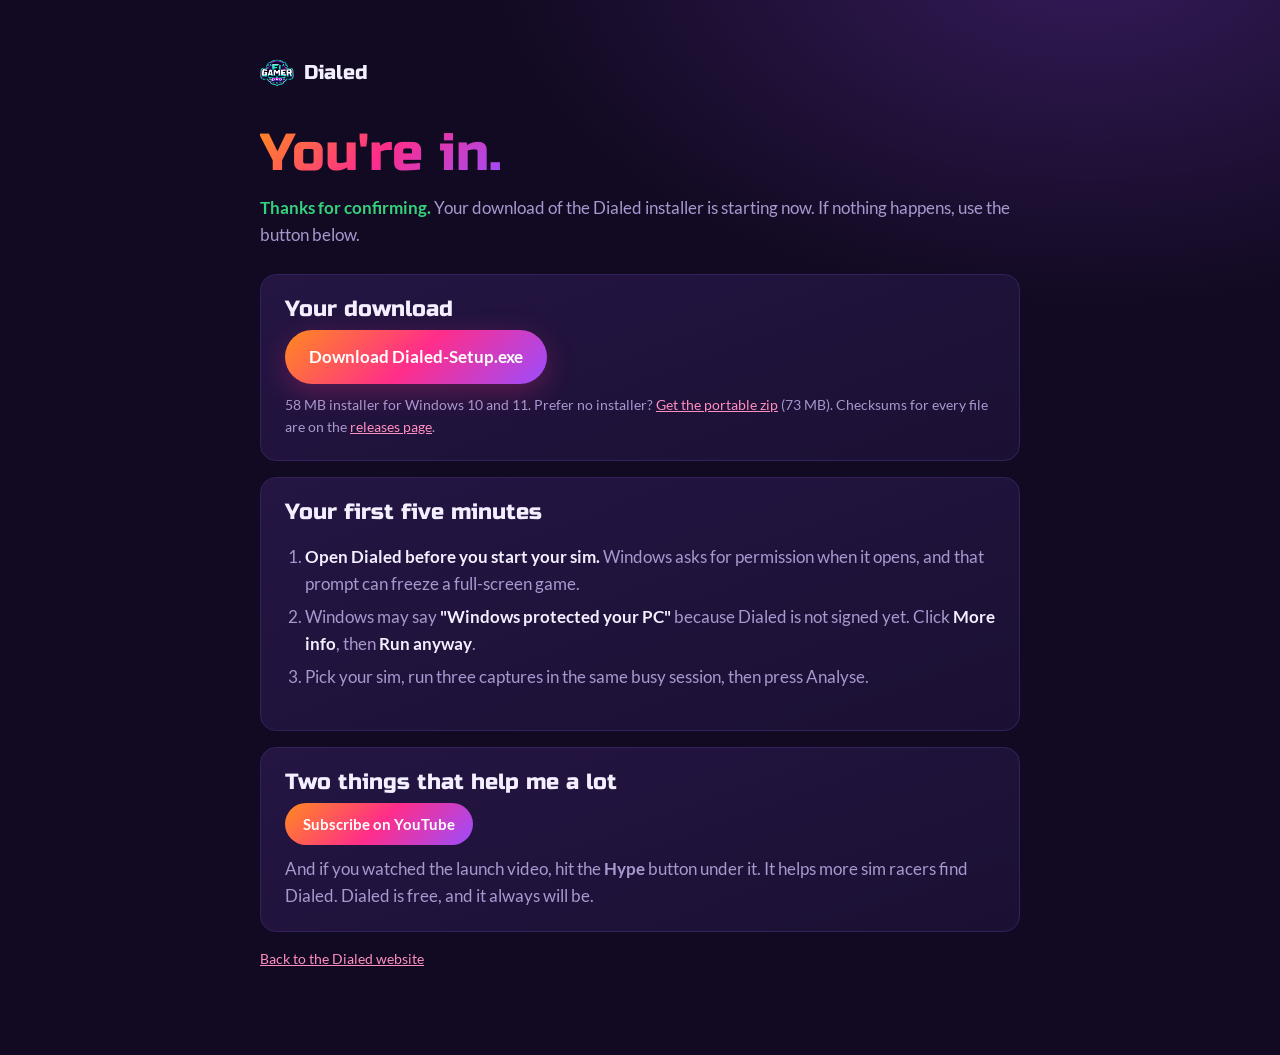
<file: docs/welcome.html>
<!doctype html>
<html lang="en">
<head>
<meta charset="utf-8">
<meta name="viewport" content="width=device-width, initial-scale=1">
<meta name="robots" content="noindex">
<title>You're in: your Dialed download</title>
<link rel="icon" href="assets/f1gd-logo.png">
<style>
@font-face { font-family:"Lato"; src:url("assets/fonts/Lato-Regular.ttf") format("truetype"); font-weight:400; font-display:swap; }
@font-face { font-family:"Lato"; src:url("assets/fonts/Lato-Bold.ttf") format("truetype"); font-weight:700; font-display:swap; }
@font-face { font-family:"Russo One"; src:url("assets/fonts/RussoOne-400.woff2") format("woff2"); font-weight:400; font-display:swap; }
:root { --pink:#ff2d8a; --grad:linear-gradient(135deg,#ff8a1f 0%,#ff2d8a 50%,#9b4dff 100%); --bg:#120a22; --card:#1b1033; --card2:#241543; --line:#33225a; --text:#f4efff; --muted:#a898cf; --good:#34d27b; color-scheme:dark; }
* { box-sizing:border-box; }
body { margin:0; background:var(--bg); color:var(--text); font:17px/1.6 "Lato",system-ui,"Segoe UI",sans-serif; background-image:radial-gradient(1000px 600px at 85% -5%,rgba(155,77,255,.25),transparent 60%); background-repeat:no-repeat; }
h1,h2 { font-family:"Russo One","Lato",sans-serif; font-weight:400; margin:0; line-height:1.15; }
a { color:#ff8fc0; } a:hover { color:#fff; }
.wrap { width:min(760px,100% - 32px); margin:0 auto; padding:56px 0 70px; }
.brand { display:flex; align-items:center; gap:10px; font-family:"Russo One"; font-size:20px; margin-bottom:34px; } .brand img { width:34px; height:34px; }
h1 { font-size:clamp(34px,6vw,52px); margin-bottom:10px; background:var(--grad); -webkit-background-clip:text; background-clip:text; color:transparent; display:inline-block; }
.lead { color:var(--muted); margin:0 0 26px; }
.card { background:linear-gradient(160deg,var(--card2),var(--card)); border:1px solid var(--line); border-radius:16px; padding:22px 24px; margin-bottom:16px; }
.card h2 { font-size:22px; margin-bottom:8px; } .card p { margin:0 0 10px; color:var(--muted); } .card p:last-child { margin-bottom:0; }
.btn { display:inline-block; background:var(--grad); color:#fff !important; font-weight:900; text-decoration:none; padding:13px 24px; border-radius:999px; box-shadow:0 8px 28px rgba(255,45,138,.28); }
.btn.small { padding:9px 18px; font-size:15px; box-shadow:none; }
.steps { padding-left:20px; color:var(--muted); } .steps li { margin:6px 0; } .steps b { color:var(--text); }
.ok { color:var(--good); font-weight:700; }
.meta { color:#9382c4; font-size:14px; }
[hidden] { display:none !important; }
</style>
</head>
<body>
<div class="wrap">
  <div class="brand"><img src="assets/f1gd-logo.png" alt="">Dialed</div>
  <h1>You're in.</h1>
  <p class="lead" id="status"><span class="ok">Thanks for confirming.</span> Your download of the Dialed installer is starting now. If nothing happens, use the button below.</p>

  <div class="card">
    <h2>Your download</h2>
    <p><a class="btn" id="dl" href="https://github.com/f1gamerdad-labs/dialed/releases/latest/download/Dialed-Setup.exe">Download Dialed-Setup.exe</a></p>
    <p class="meta">58 MB installer for Windows 10 and 11. Prefer no installer? <a href="https://github.com/f1gamerdad-labs/dialed/releases/latest/download/Dialed-win-x64.zip">Get the portable zip</a> (73 MB). Checksums for every file are on the <a href="https://github.com/f1gamerdad-labs/dialed/releases/latest">releases page</a>.</p>
  </div>

  <div class="card">
    <h2>Your first five minutes</h2>
    <ol class="steps">
      <li><b>Open Dialed before you start your sim.</b> Windows asks for permission when it opens, and that prompt can freeze a full-screen game.</li>
      <li>Windows may say <b>"Windows protected your PC"</b> because Dialed is not signed yet. Click <b>More info</b>, then <b>Run anyway</b>.</li>
      <li>Pick your sim, run three captures in the same busy session, then press Analyse.</li>
    </ol>
  </div>

  <div class="card">
    <h2>Two things that help me a lot</h2>
    <p><a class="btn small" href="https://www.youtube.com/@f1gamerdad?sub_confirmation=1" target="_blank" rel="noopener">Subscribe on YouTube</a></p>
    <p>And if you watched the launch video, hit the <b>Hype</b> button under it. It helps more sim racers find Dialed. Dialed is free, and it always will be.</p>
  </div>

  <p class="meta"><a href="./">Back to the Dialed website</a></p>
</div>
<script>
  // Start the installer download shortly after the page opens. Pressing the button first cancels that, so nobody gets two copies;
  // once it has started on its own the button says it is only for when nothing arrived.
  var dl = document.getElementById('dl');
  var auto = setTimeout(function () { window.location.href = dl.href; dl.textContent = 'Didn’t start? Download again'; }, 1500);
  dl.addEventListener('click', function () { clearTimeout(auto); });
</script>
</body>
</html>
</file>
